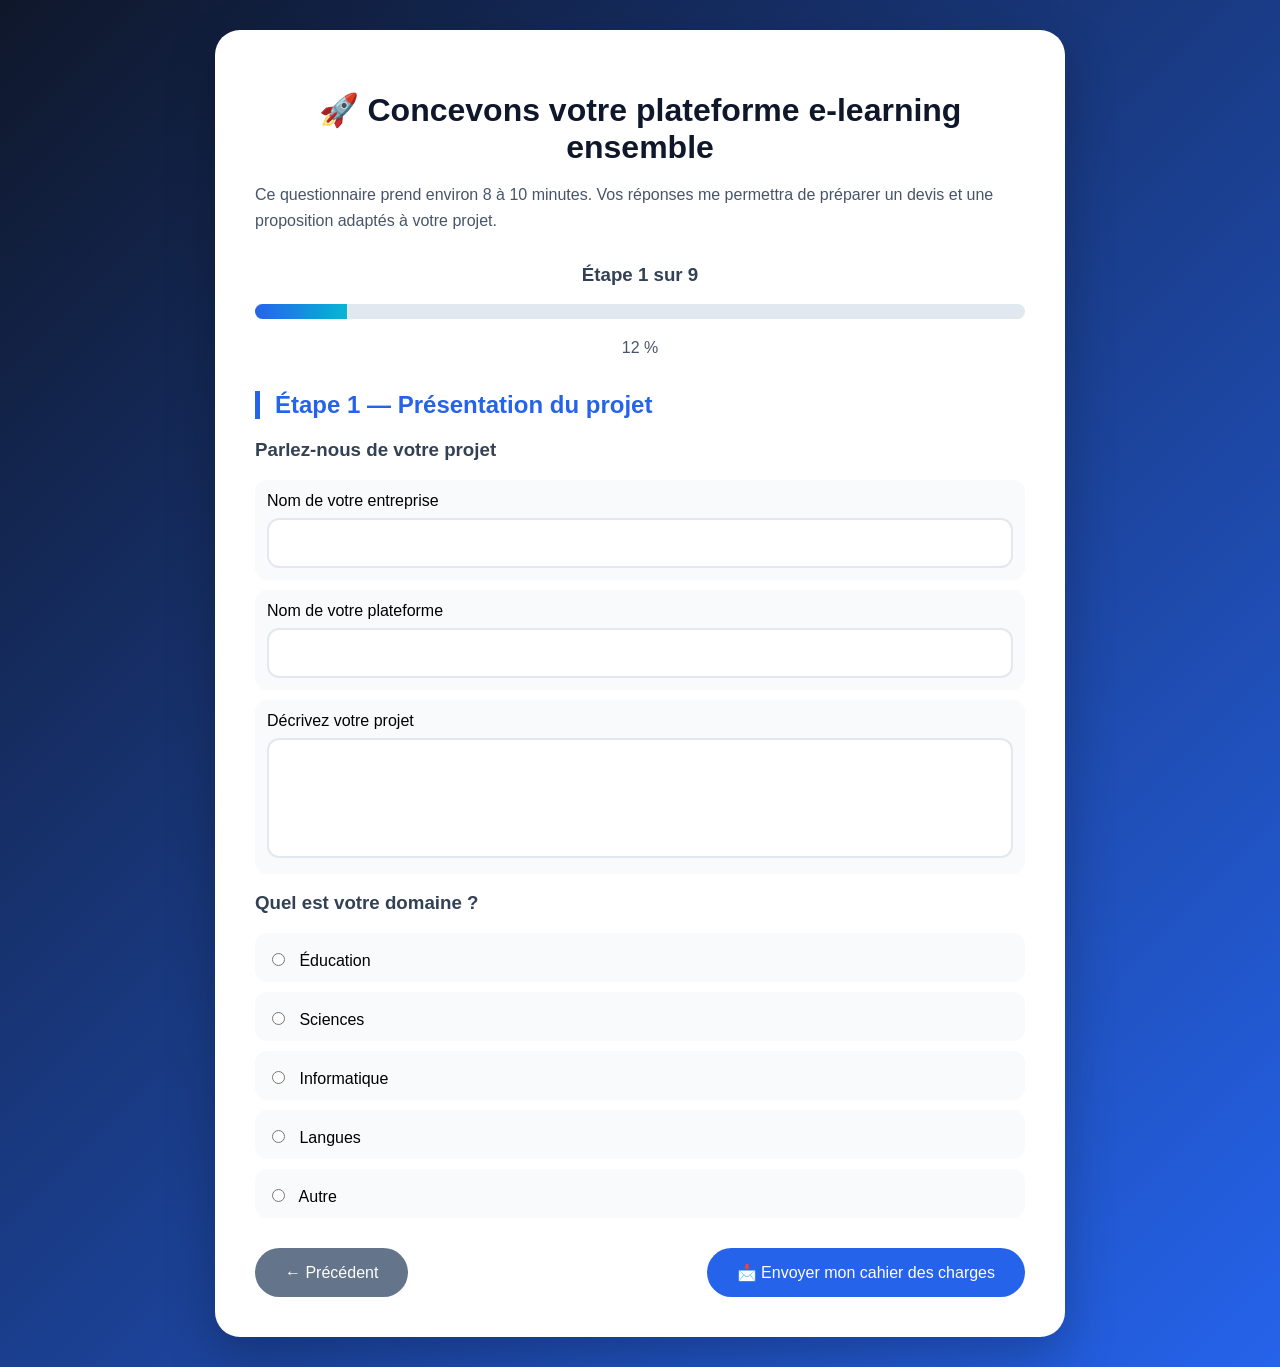
<file: index.html>
<!DOCTYPE html>
<html lang="fr">

<head>

<meta charset="UTF-8">
<meta name="viewport" content="width=device-width, initial-scale=1.0">

<title>Cahier des charges - Plateforme E-learning</title>

<link rel="stylesheet" href="style.css">

</head>


<body>


<div class="container">


<h1>🚀 Concevons votre plateforme e-learning ensemble</h1>

<p>
Ce questionnaire prend environ 8 à 10 minutes.
Vos réponses me permettra de préparer un devis et une proposition adaptés à votre projet.
</p>



<div class="progress-box">

<h3 id="stepText">Étape 1 sur 9</h3>


<div class="progress">

<div id="bar"></div>

</div>


<p id="percent">12 %</p>


</div>




<form id="formulaire">



<!-- ETAPE 1 -->

<div class="step active">


<h2>Étape 1 — Présentation du projet</h2>


<h3>Parlez-nous de votre projet</h3>



<label>
Nom de votre entreprise
<input type="text" name="entreprise">
</label>



<label>
Nom de votre plateforme
<input type="text" name="plateforme">
</label>



<label>
Décrivez votre projet
<textarea name="description"></textarea>
</label>



<h3>Quel est votre domaine ?</h3>


<label>
<input type="radio" name="domaine" value="Éducation">
Éducation
</label>


<label>
<input type="radio" name="domaine" value="Sciences">
Sciences
</label>


<label>
<input type="radio" name="domaine" value="Informatique">
Informatique
</label>


<label>
<input type="radio" name="domaine" value="Langues">
Langues
</label>


<label>
<input type="radio" name="domaine" value="Autre">
Autre
</label>



</div>





<!-- ETAPE 2 -->


<div class="step">


<h2>Étape 2 — Votre objectif</h2>


<h3>Quels sont vos objectifs ?</h3>



<label>
<input type="checkbox" name="objectif" value="Vendre des formations">
Vendre des formations
</label>



<label>
<input type="checkbox" name="objectif" value="Partager gratuitement des cours">
Partager gratuitement des cours
</label>



<label>
<input type="checkbox" name="objectif" value="Développer une communauté">
Développer une communauté
</label>



<label>
<input type="checkbox" name="objectif" value="Former employés">
Former mes employés
</label>



<label>
<input type="checkbox" name="objectif" value="Préparer étudiants">
Préparer des étudiants
</label>



<label>
Autre objectif :

<textarea name="autre_objectif"></textarea>

</label>


</div>





<!-- ETAPE 3 -->


<div class="step">


<h2>Étape 3 — Vos futurs étudiants</h2>


<h3>À qui s'adresse votre plateforme ?</h3>



<label>
<input type="checkbox" name="public"value="Élèves">
Élèves
</label>


<label>
<input type="checkbox" name="public"value="Étudiants">
Étudiants
</label>


<label>
<input type="checkbox" name="public"value="Enseignants">
Enseignants
</label>


<label>
<input type="checkbox" name="public"value="Professionnels">
Professionnels
</label>


<label>
<input type="checkbox" name="public"value="Grand public">
Grand public
</label>



<h3>Pays concernés</h3>


<label>
<input type="checkbox" name="pays"value="Haïti">
Haïti
</label>


<label>
<input type="checkbox" name="pays"value="Canada">
Canada
</label>


<label>
<input type="checkbox" name="pays"value="France">
France
</label>


<label>
<input type="checkbox" name="pays"value="Afrique">
Afrique
</label>


<label>
<input type="checkbox" name="pays"value="Monde entier">
Monde entier
</label>


</div>





<!-- ETAPE 4 -->


<div class="step">


<h2>Étape 4 — Les formations</h2>


<h3>Vos contenus</h3>



<label>
Combien de formations souhaitez-vous proposer au lancement ?

<select name="nombre_formations">

<option>1 à 5</option>

<option>5 à 10</option>

<option>Plus de 10</option>

</select>

</label>




<h3>Vos cours seront composés de :</h3>


<label>
<input type="checkbox" name="contenu"value="Vidéos">
Vidéos
</label>


<label>
<input type="checkbox" name="contenu"value="PDF">
PDF
</label>


<label>
<input type="checkbox" name="contenu"value="Quiz">
Quiz
</label>


<label>
<input type="checkbox" name="contenu"value="Exercices">
Exercices
</label>


<label>
<input type="checkbox" name="contenu"value="Images">
Images
</label>


<label>
<input type="checkbox" name="contenu"value="Certificat">
Certificat
</label>



</div>
<!-- ETAPE 5 -->

<div class="step">

<h2>Étape 5 — Fonctionnalités souhaitées</h2>

<h3>Quelles fonctionnalités souhaitez-vous intégrer ?</h3>


<label><input type="checkbox" name="fonctionnalités" value="Création de compte"> Création de compte</label>

<label><input type="checkbox" name="fonctionnalités" value="Paiement en ligne"> Paiement en ligne</label>

<label><input type="checkbox" name="fonctionnalités" value="Tableau de bord étudiant"> Tableau de bord étudiant</label>

<label><input type="checkbox" name="fonctionnalités" value="Tableau de bord enseignant"> Tableau de bord enseignant</label>

<label><input type="checkbox" name="fonctionnalités" value="Tableau administrateur"> Tableau administrateur</label>

<label><input type="checkbox" name="fonctionnalités" value="Quiz"> Quiz</label>

<label><input type="checkbox" name="fonctionnalités" value="Examens"> Examens</label>

<label><input type="checkbox" name="fonctionnalités" value="Certificat"> Certificat</label>

<label><input type="checkbox" name="fonctionnalités" value="Forum"> Forum</label>

<label><input type="checkbox" name="fonctionnalités" value="Messagerie"> Messagerie</label>

<label><input type="checkbox" name="fonctionnalités" value="Blog"> Blog</label>

<label><input type="checkbox" name="fonctionnalités" value="Notifications WhatsApp"> Notifications WhatsApp</label>

<label><input type="checkbox" name="fonctionnalités" value="Notifications Email"> Notifications Email</label>

<label><input type="checkbox" name="fonctionnalités" value="Classe virtuelle"> Classe virtuelle</label>

<label><input type="checkbox" name="fonctionnalités" value="Téléchargement PDF"> Téléchargement PDF</label>

<label><input type="checkbox" name="fonctionnalités" value="Vidéos privées"> Vidéos privées</label>

<label><input type="checkbox" name="fonctionnalités" value="Recherche avancée"> Recherche avancée</label>

<label><input type="checkbox" name="fonctionnalités" value="Favoris"> Favoris</label>

<label><input type="checkbox" name="fonctionnalités" value="Mode sombre"> Mode sombre</label>


</div>





<!-- ETAPE 6 -->

<div class="step">


<h2>Étape 6 — Le design</h2>


<h3>L'apparence du site</h3>


<p>Quel style préférez-vous ?</p>


<label><input type="radio" name="style" value="Moderne"> Moderne</label>

<label><input type="radio" name="style" value="Premium"> Premium</label>

<label><input type="radio" name="style" value="Minimaliste"> Minimaliste</label>

<label><input type="radio" name="style" value="Académique"> Académique</label>

<label><input type="radio" name="style" value="Scientifique"> Scientifique</label>

<label><input type="radio" name="style" value="Coloré"> Coloré</label>


<p>Avez-vous besoin d'un logo ?</p>

<label><input type="radio" name="logo" value="Oui"> Oui</label>

<label><input type="radio" name="logo" value="Non"> Non</label>


<label>
Couleurs préférées

<input type="text" name="couleurs">
</label>


<label>
Sites que vous aimez

<input type="text" name="inspiration">
</label>


</div>





<!-- ETAPE 7 -->


<div class="step">


<h2>Étape 7 — Paiement</h2>


<h3>Quels moyens de paiement souhaitez-vous ?</h3>


<label><input type="checkbox" name="paiement"value="MonCash"> MonCash</label>

<label><input type="checkbox" name="paiement"value="NatCash"> NatCash</label>

<label><input type="checkbox" name="paiement"value="Carte bancaire"> Carte bancaire</label>

<label><input type="checkbox" name="paiement"value="Stripe"> Stripe</label>

<label><input type="checkbox" name="paiement"value="PayPal"> PayPal</label>

<label><input type="checkbox" name="paiement"value="Virement bancaire"> Virement bancaire</label>


</div>





<!-- ETAPE 8 -->


<div class="step">


<h2>Étape 8 — Informations techniques</h2>


<label>
Nom de domaine souhaité

<input type="text" name="nom_domaine">

</label>


<p>Avez-vous déjà un hébergement ?</p>


<label>
<input type="radio" name="hebergement" value="Oui">
Oui
</label>


<label>
<input type="radio" name="hebergement" value="Non">
Non
</label>



<h3>Langues du site</h3>


<label><input type="checkbox" name="langue"value="Français"> Français</label>

<label><input type="checkbox" name="langue"value="Créole"> Créole</label>

<label><input type="checkbox" name="langue"value="Anglais"> Anglais</label>


</div>





<!-- ETAPE 9 -->


<div class="step">


<h2>Étape 9 — Validation</h2>


<h3>Dernière étape</h3>


<label>
Votre nom

<input id="nom" name="nom" type="text">

</label>


<label>
Votre téléphone

<input id="telephone" name="telephone" type="tel">

</label>


<label>
Votre email

<input id="email" name="emai" type="email">

</label>


<p>Comment souhaitez-vous être contacté ?</p>


<label>
<input type="radio" value="WhatsApp">
WhatsApp
</label>


<label>
<input type="radio" value="Téléphone">
Téléphone
</label>


<label>
<input type="radio" value="Email">
Email
</label>


</div>





<div class="buttons">

<button type="button" id="prev">
← Précédent
</button>


<button type="button" id="envoyer">
📩 Envoyer mon cahier des charges
</button>


</div>


</form>


</div>


<script src="script.js"></script>


</body>

</html>
</file>
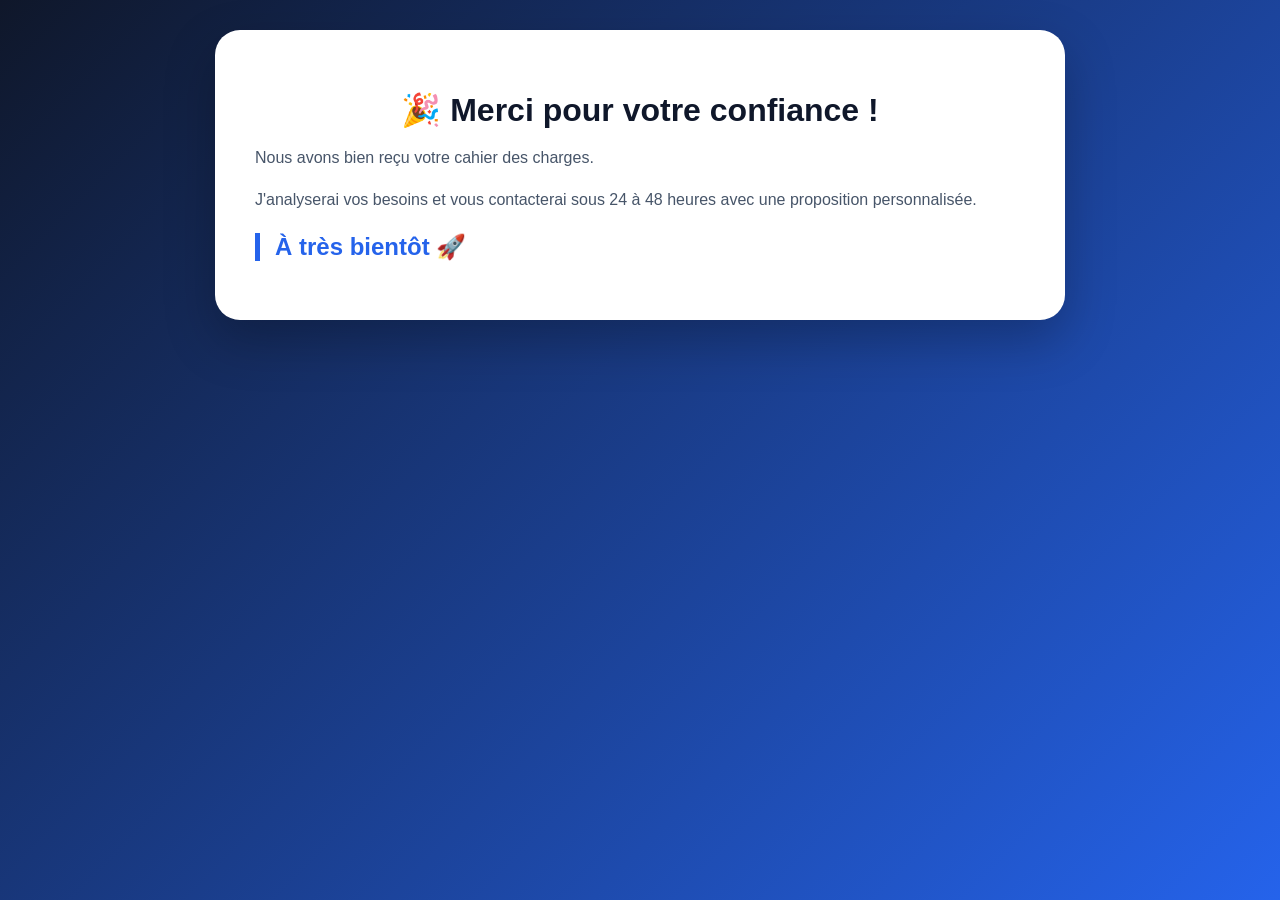
<file: merci.html>
<!DOCTYPE html>
<html lang="fr">

<head>

<meta charset="UTF-8">
<meta name="viewport" content="width=device-width, initial-scale=1.0">

<title>Merci</title>

<link rel="stylesheet" href="style.css">

</head>


<body>

<div class="container">

<h1>🎉 Merci pour votre confiance !</h1>


<p>
Nous avons bien reçu votre cahier des charges.
</p>


<p>
J'analyserai vos besoins et vous contacterai sous 24 à 48 heures avec une proposition personnalisée.
</p>


<h2>À très bientôt 🚀</h2>


</div>


</body>

</html>
</file>
<file: style.css>
*{
box-sizing:border-box;
}


body{

margin:0;

font-family:'Segoe UI', Arial, sans-serif;

background:linear-gradient(135deg,#0f172a,#2563eb);

min-height:100vh;

padding:30px;

}



.container{

max-width:850px;

margin:auto;

background:white;

padding:40px;

border-radius:25px;

box-shadow:0 20px 50px rgba(0,0,0,0.25);

}



h1{

text-align:center;

color:#0f172a;

font-size:32px;

margin-bottom:15px;

}



p{

color:#475569;

line-height:1.6;

}



h2{

color:#2563eb;

border-left:5px solid #2563eb;

padding-left:15px;

}



h3{

color:#334155;

}



.progress-box{

margin:30px 0;

text-align:center;

}



.progress{

height:15px;

background:#e2e8f0;

border-radius:20px;

overflow:hidden;

}



#bar{

height:100%;

background:linear-gradient(90deg,#2563eb,#06b6d4);

width:12%;

transition:0.5s;

}



.step{

display:none;

animation:fade .4s ease;

}



.step.active{

display:block;

}



@keyframes fade{

from{

opacity:0;

transform:translateX(30px);

}

to{

opacity:1;

transform:translateX(0);

}

}



label{

display:block;

background:#f8fafc;

padding:12px;

margin:10px 0;

border-radius:12px;

cursor:pointer;

transition:.3s;

}



label:hover{

background:#dbeafe;

}



input,textarea,select{

width:100%;

padding:14px;

margin-top:8px;

border:2px solid #e2e8f0;

border-radius:12px;

font-size:16px;

}



input:focus,textarea:focus,select:focus{

outline:none;

border-color:#2563eb;

}



input[type="radio"],
input[type="checkbox"]{

width:auto;

margin-right:10px;

}



textarea{

resize:none;

height:120px;

}



.buttons{

display:flex;

justify-content:space-between;

margin-top:30px;

}



button{

border:none;

padding:15px 30px;

border-radius:30px;

background:#2563eb;

color:white;

font-size:16px;

cursor:pointer;

transition:.3s;

}



button:hover{

background:#1d4ed8;

transform:translateY(-2px);

}



#prev{

background:#64748b;

}



@media(max-width:600px){

.container{

padding:20px;

}


h1{

font-size:24px;

}


.buttons{

flex-direction:column;

}


button{

width:100%;

margin-top:10px;

}

}
</file>
